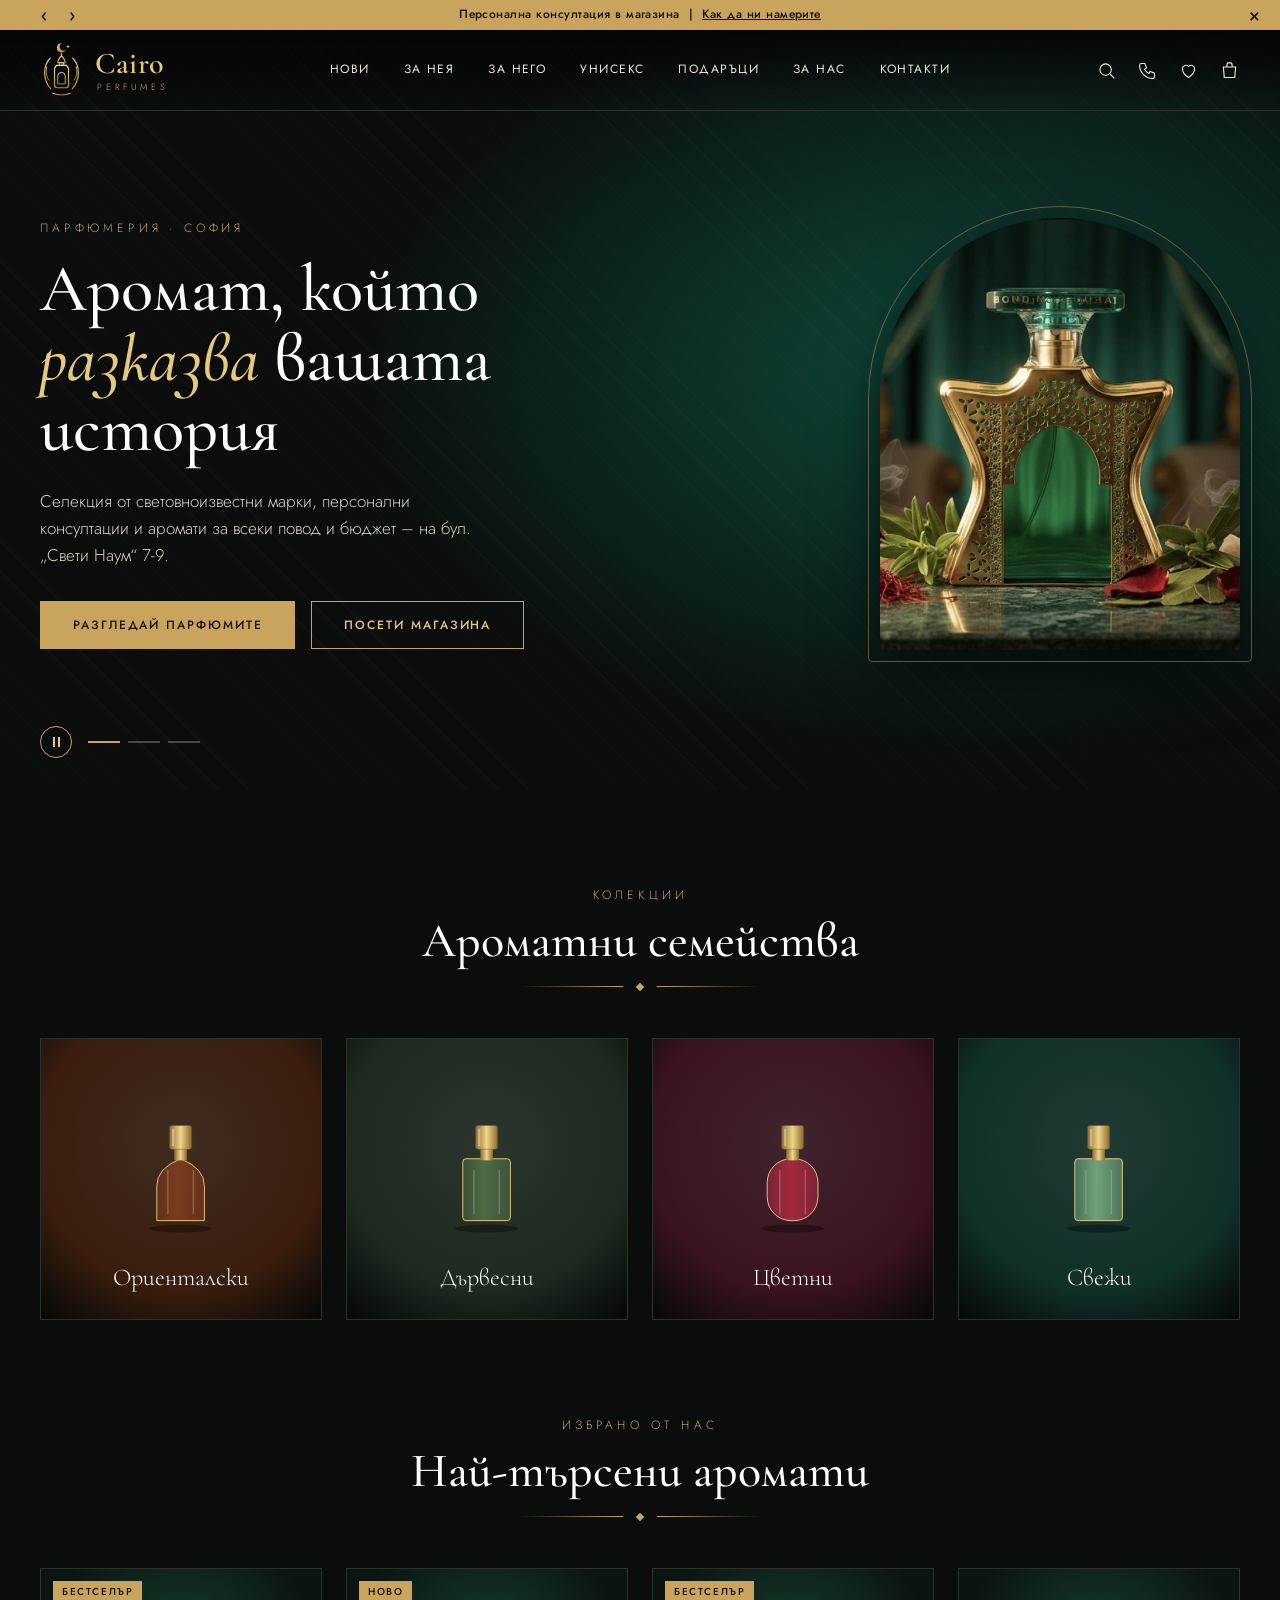
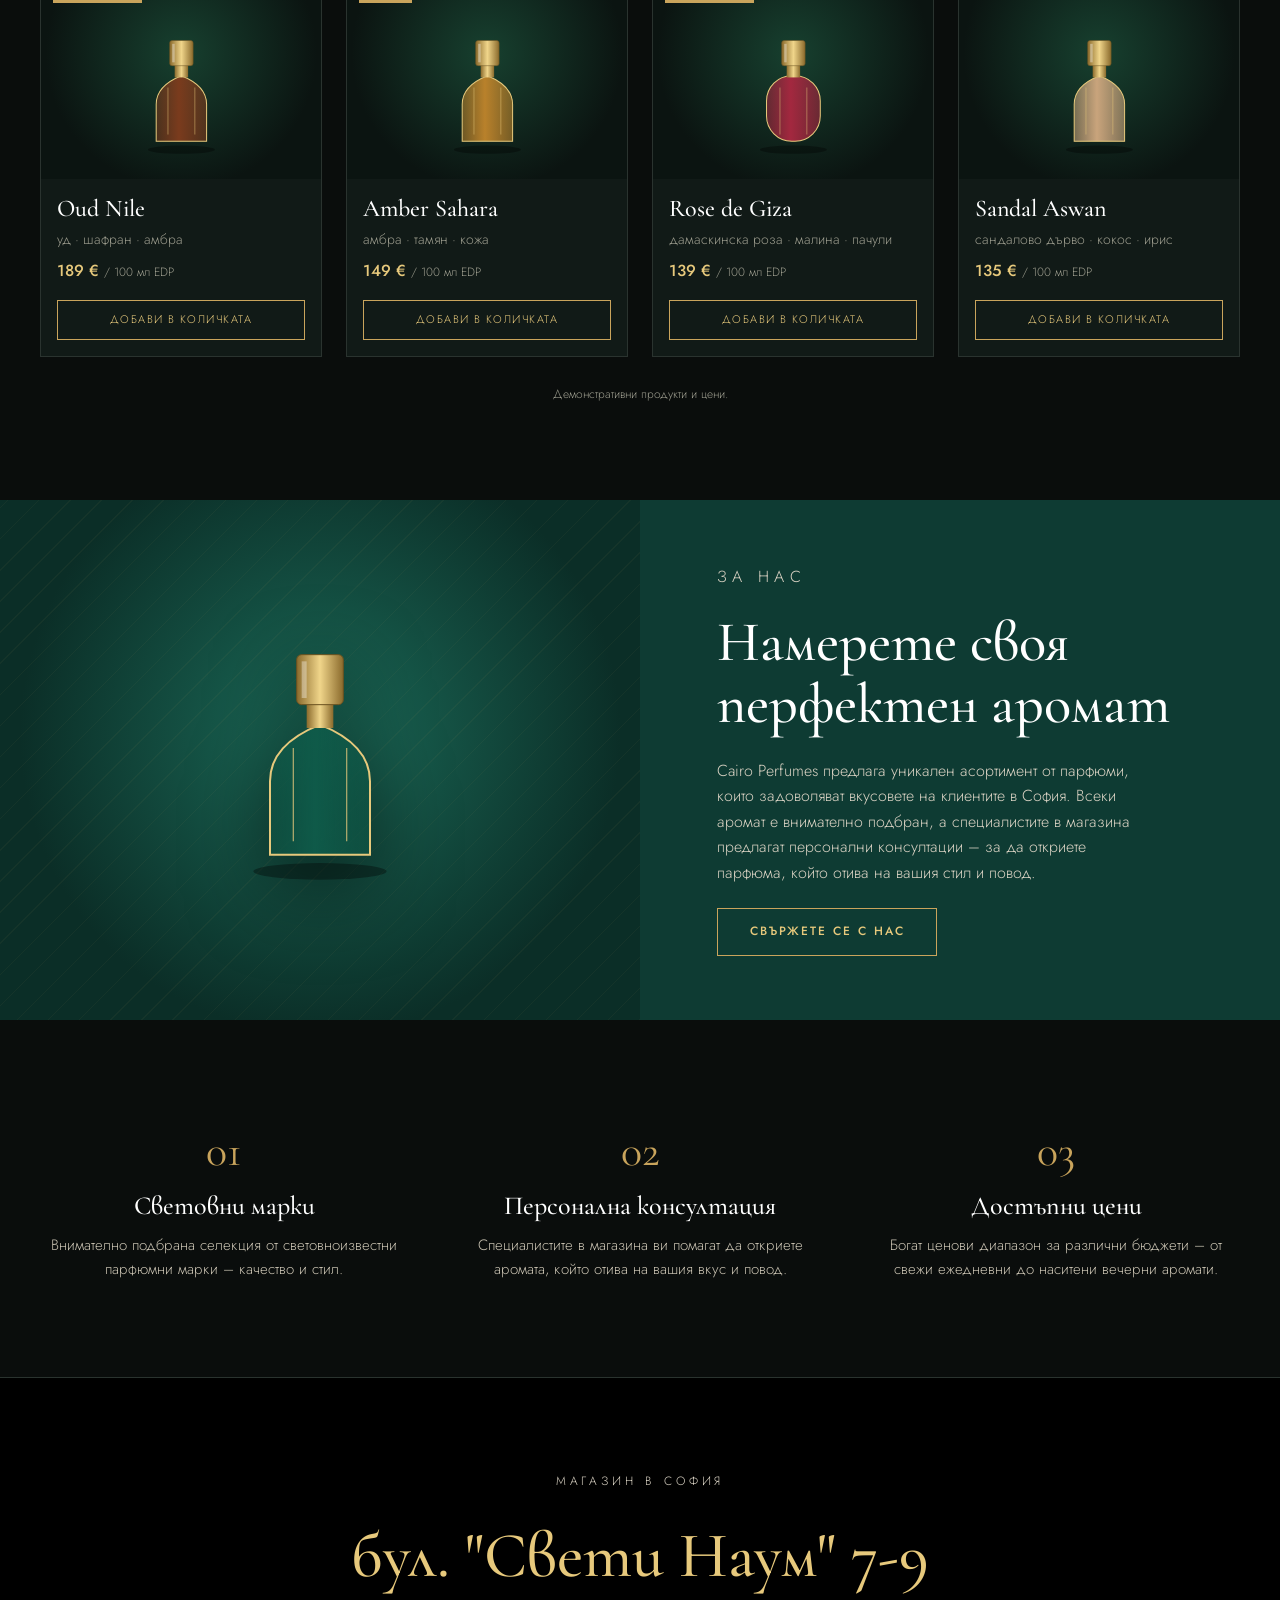
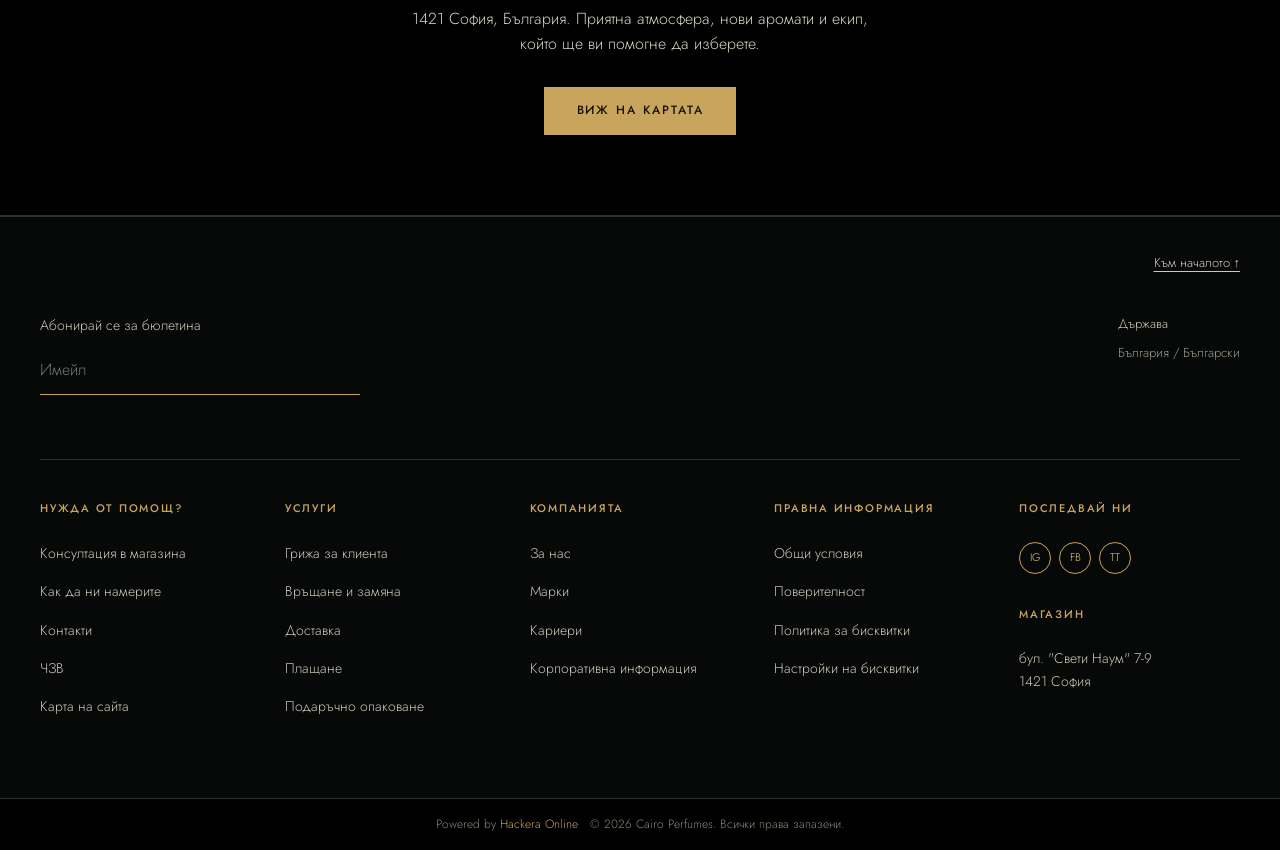
<file: index.html>
<!DOCTYPE html>
<html lang="bg">
<head>
<meta charset="utf-8">
<meta name="viewport" content="width=device-width, initial-scale=1">
<title>Cairo Perfumes – парфюмерия в София | cairo-perfumes.com</title>
<meta name="description" content="Cairo Perfumes – парфюмерия на бул. Свети Наум 7-9, София. Парфюми от световноизвестни марки, персонални консултации и достъпни цени.">
<link rel="canonical" href="https://cairo-perfumes.com/">
<meta name="robots" content="index, follow, max-image-preview:large">
<meta name="theme-color" content="#0a0d0c">
<meta property="og:type" content="website">
<meta property="og:locale" content="bg_BG">
<meta property="og:site_name" content="Cairo Perfumes">
<meta property="og:title" content="Cairo Perfumes – парфюмерия в София | cairo-perfumes.com">
<meta property="og:description" content="Cairo Perfumes – парфюмерия на бул. Свети Наум 7-9, София. Парфюми от световноизвестни марки, персонални консултации и достъпни цени.">
<meta property="og:url" content="https://cairo-perfumes.com/">
<meta property="og:image" content="https://cairo-perfumes.com/assets/img/hero.jpg">
<meta name="twitter:card" content="summary_large_image">
<link rel="icon" href="assets/img/logo.svg" type="image/svg+xml">
<link rel="preconnect" href="https://fonts.googleapis.com"><link rel="preconnect" href="https://fonts.gstatic.com" crossorigin><link href="https://fonts.googleapis.com/css2?family=Cormorant+Garamond:ital,wght@0,500;0,600;1,500&family=Jost:wght@300;400;500&display=swap" rel="stylesheet">
<link rel="stylesheet" href="assets/css/style.css">
<script type="application/ld+json">{"@context": "https://schema.org", "@graph": [{"@type": "WebSite", "@id": "https://cairo-perfumes.com/#website", "url": "https://cairo-perfumes.com/", "name": "Cairo Perfumes", "inLanguage": "bg-BG"}, {"@type": "Store", "@id": "https://cairo-perfumes.com/#store", "name": "Cairo Perfumes", "alternateName": "Cairo парфюми", "url": "https://cairo-perfumes.com/", "image": "https://cairo-perfumes.com/assets/img/hero.jpg", "logo": "https://cairo-perfumes.com/assets/img/logo.svg", "description": "Парфюмерия в София – аромати от световноизвестни марки и персонални консултации.", "priceRange": "€€", "address": {"@type": "PostalAddress", "streetAddress": "бул. \"Свети Наум\" 7-9", "addressLocality": "София", "addressRegion": "София-град", "postalCode": "1421", "addressCountry": "BG"}, "hasMap": "https://www.google.com/maps/search/?api=1&query=bul.+Sveti+Naum+7-9,+Sofia+1421,+Bulgaria"}]}</script>
</head>
<body data-page="home">
<div class="announce"><button class="ann-arrow" aria-label="Назад">‹</button><button class="ann-arrow" aria-label="Напред">›</button><p>Персонална консултация в магазина &nbsp;|&nbsp; <a href="kontakti.html">Как да ни намерите</a></p><button class="ann-close" aria-label="Затвори">×</button></div>
<header class="site-header is-over" id="header">
  <div class="hdr-row">
    <a class="logo" href="index.html" aria-label="Cairo Perfumes – начало"><img src="assets/img/logo.svg" alt="" width="43" height="56"><span class="logo-text"><span class="logo-main">Cairo</span><span class="logo-sub">PERFUMES</span></span></a>
    <nav class="main-nav" aria-label="Главно меню"><a href="parfyumi.html#new" data-menu="new" class="">Нови</a><a href="parfyumi.html#women" data-menu="women" class="">За нея</a><a href="parfyumi.html#men" data-menu="men" class="">За него</a><a href="parfyumi.html#unisex" data-menu="unisex" class="">Унисекс</a><a href="parfyumi.html" data-menu="gifts" class="">Подаръци</a><a href="index.html#about" data-menu="about" class="">За нас</a><a href="kontakti.html" data-menu="contact" class="">Контакти</a></nav>
    <div class="hdr-icons">
      <button aria-label="Търсене"><svg viewBox="0 0 24 24" width="21" height="21" fill="none" stroke="currentColor" stroke-width="1.3"><circle cx="11" cy="11" r="6.5"/><path d="M16 16l5 5"/></svg></button>
      <a href="kontakti.html" aria-label="Контакти"><svg viewBox="0 0 24 24" width="21" height="21" fill="none" stroke="currentColor" stroke-width="1.3"><path d="M5 4h4l2 5-2.5 1.5a11 11 0 005 5L15 13l5 2v4a2 2 0 01-2 2A15 15 0 013 6a2 2 0 012-2z"/></svg></a>
      <button aria-label="Любими"><svg viewBox="0 0 24 24" width="21" height="21" fill="none" stroke="currentColor" stroke-width="1.3"><path d="M12 20s-7-4.5-7-10a4 4 0 017-2.6A4 4 0 0119 10c0 5.5-7 10-7 10z"/></svg></button>
      <button aria-label="Количка" id="cartBtn"><svg viewBox="0 0 24 24" width="21" height="21" fill="none" stroke="currentColor" stroke-width="1.3"><path d="M5 8h14l-1 12H6L5 8z"/><path d="M9 8V6a3 3 0 016 0v2"/></svg><span class="cart-count" id="cartCount"></span></button>
      <button class="burger" id="burger" aria-label="Меню" aria-expanded="false"><svg viewBox="0 0 24 24" width="24" height="24" fill="none" stroke="currentColor" stroke-width="1.4"><path d="M4 7h16M4 12h16M4 17h16"/></svg></button>
    </div>
  </div>
  <div class="mega-wrap"><div class="mega" data-panel="new" hidden><div class="mega-inner"><div class="mega-col"><h4>Последно</h4><ul><li><a href="parfyumi.html#new">Нови аромати</a></li><li><a href="parfyumi.html#best">Бестселъри</a></li></ul></div><div class="mega-col"><h4>Сезонно</h4><ul><li><a href="parfyumi.html#oriental">Есен/Зима</a></li><li><a href="parfyumi.html#fresh">Пролет/Лято</a></li></ul></div><div class="mega-col"><h4>В фокус</h4><ul><li><a href="parfyumi.html#oriental">Ориенталски</a></li><li><a href="parfyumi.html#woody">Дървесни</a></li></ul></div><div class="mega-img" style="--a:#6b3a1c" data-bottle="#7a3b1d,1"></div></div></div><div class="mega" data-panel="women" hidden><div class="mega-inner"><div class="mega-col"><h4>Парфюми за нея</h4><ul><li><a href="parfyumi.html#women">Виж всички</a></li></ul></div><div class="mega-col"><h4>Ароматни семейства</h4><ul><li><a href="parfyumi.html#women-floral">Цветни</a></li><li><a href="parfyumi.html#women-fresh">Свежи</a></li><li><a href="parfyumi.html#women-oriental">Ориенталски</a></li><li><a href="parfyumi.html#women-woody">Дървесни</a></li></ul></div><div class="mega-img" style="--a:#4a1626" data-bottle="#a3283f,2"></div></div></div><div class="mega" data-panel="men" hidden><div class="mega-inner"><div class="mega-col"><h4>Парфюми за него</h4><ul><li><a href="parfyumi.html#men">Виж всички</a></li></ul></div><div class="mega-col"><h4>Ароматни семейства</h4><ul><li><a href="parfyumi.html#men-floral">Цветни</a></li><li><a href="parfyumi.html#men-fresh">Свежи</a></li><li><a href="parfyumi.html#men-oriental">Ориенталски</a></li><li><a href="parfyumi.html#men-woody">Дървесни</a></li></ul></div><div class="mega-img" style="--a:#1d2a1f" data-bottle="#4d6b45,0"></div></div></div><div class="mega" data-panel="unisex" hidden><div class="mega-inner"><div class="mega-col"><h4>Унисекс парфюми</h4><ul><li><a href="parfyumi.html#unisex">Виж всички</a></li></ul></div><div class="mega-col"><h4>Ароматни семейства</h4><ul><li><a href="parfyumi.html#unisex-floral">Цветни</a></li><li><a href="parfyumi.html#unisex-fresh">Свежи</a></li><li><a href="parfyumi.html#unisex-oriental">Ориенталски</a></li><li><a href="parfyumi.html#unisex-woody">Дървесни</a></li></ul></div><div class="mega-img" style="--a:#3a2a1c" data-bottle="#c9a47c,1"></div></div></div><div class="mega" data-panel="gifts" hidden><div class="mega-inner"><div class="mega-col"><h4>Подаръци</h4><ul><li><a href="parfyumi.html#women">За нея</a></li><li><a href="parfyumi.html#men">За него</a></li><li><a href="parfyumi.html#unisex">Унисекс</a></li></ul></div><div class="mega-img" style="--a:#0f3d34" data-bottle="#0f5a49,2"></div></div></div></div>
</header>
<main>
  <section class="hero" aria-roledescription="carousel" aria-label="Акценти">
    <div class="hero-stage">
      <div class="slide on">
        <div class="hero-copy">
          <p class="eyebrow">Парфюмерия · София</p>
          <h1 class="h-xl">Аромат, който <em>разказва</em> вашата история</h1>
          <p class="lead">Селекция от световноизвестни марки, персонални консултации и аромати за всеки повод и бюджет – на бул. „Свети Наум“ 7-9.</p>
          <div class="btns"><a href="parfyumi.html" class="btn btn-gold">Разгледай парфюмите</a><a href="kontakti.html" class="btn btn-line">Посети магазина</a></div>
        </div>
        <div class="hero-img"><img src="assets/img/hero.jpg" alt="Луксозен зелен парфюм със златен орнамент, шафран и розови листенца" width="738" height="739" fetchpriority="high"></div>
      </div>
      <div class="slide">
        <div class="hero-copy">
          <p class="eyebrow">Ориенталски аромати</p>
          <h2 class="h-xl">Уд, амбра и <em>шафран</em></h2>
          <p class="lead">Наситени, топли композиции за вечерите и специалните поводи.</p>
          <div class="btns"><a href="parfyumi.html#oriental" class="btn btn-gold">Виж ароматите</a></div>
        </div>
        <div class="hero-img"><div class="art" style="--a:#6b3a1c" data-bottle="#7a3b1d,1"></div></div>
      </div>
      <div class="slide">
        <div class="hero-copy">
          <p class="eyebrow">Персонална консултация</p>
          <h2 class="h-xl">Намерете своя <em>перфектен</em> аромат</h2>
          <p class="lead">Специалистите в магазина ще ви помогнат да изберете според вкуса, повода и бюджета ви.</p>
          <div class="btns"><a href="kontakti.html" class="btn btn-gold">Свържете се с нас</a></div>
        </div>
        <div class="hero-img"><div class="art" style="--a:#1b6a58" data-bottle="#0f5a49,2"></div></div>
      </div>
    </div>
    <div class="hero-ctrl"><button class="hero-pause" id="heroPause" aria-label="Пауза"><i></i><i></i></button><div class="hero-dots" id="heroDots"></div></div>
  </section>

  <section class="sec">
    <div class="sec-head"><p class="eyebrow">Колекции</p><h2>Ароматни семейства</h2><div class="orn"><i></i></div></div>
    <div class="fam-grid" id="families"></div>
  </section>

  <section class="sec" style="padding-top:0">
    <div class="sec-head"><p class="eyebrow">Избрано от нас</p><h2>Най-търсени аромати</h2><div class="orn"><i></i></div></div>
    <div class="prod-row" id="bestsellers"></div>
    <p class="demo-note" style="text-align:center">Демонстративни продукти и цени.</p>
  </section>

  <section class="split" id="about">
    <div class="split-art"><div id="splitBottle" style="display:contents"></div></div>
    <div class="split-text">
      <p class="eyebrow">За нас</p>
      <h2>Намерете своя перфектен аромат</h2>
      <p>Cairo Perfumes предлага уникален асортимент от парфюми, които задоволяват вкусовете на клиентите в София. Всеки аромат е внимателно подбран, а специалистите в магазина предлагат персонални консултации – за да откриете парфюма, който отива на вашия стил и повод.</p>
      <div class="btns"><a href="kontakti.html" class="btn btn-line">Свържете се с нас</a></div>
    </div>
  </section>

  <section class="sec"><div class="usp" id="usp"></div></section>

  <section class="visit">
    <p class="eyebrow">Магазин в София</p>
    <h2>бул. "Свети Наум" 7-9</h2>
    <p>1421 София, България. Приятна атмосфера, нови аромати и екип, който ще ви помогне да изберете.</p>
    <a href="https://www.google.com/maps/search/?api=1&query=bul.+Sveti+Naum+7-9,+Sofia+1421,+Bulgaria" target="_blank" rel="noopener" class="btn btn-gold">Виж на картата</a>
  </section>
</main>
<footer class="site-footer">
  <div class="foot-top"><a href="#" class="to-top" id="toTop">Към началото ↑</a></div>
  <div class="foot-news"><label for="nl">Абонирай се за бюлетина</label>
    <input id="nl" type="email" placeholder="Имейл" autocomplete="email">
    <div class="country"><span>Държава</span><small>България / Български</small></div></div>
  <div class="foot-cols">
    <div><h5>Нужда от помощ?</h5><ul><li><a href="kontakti.html">Консултация в магазина</a></li><li><a href="kontakti.html">Как да ни намерите</a></li><li><a href="kontakti.html">Контакти</a></li><li><a href="#">ЧЗВ</a></li><li><a href="#">Карта на сайта</a></li></ul></div><div><h5>Услуги</h5><ul><li><a href="#">Грижа за клиента</a></li><li><a href="#">Връщане и замяна</a></li><li><a href="#">Доставка</a></li><li><a href="#">Плащане</a></li><li><a href="#">Подаръчно опаковане</a></li></ul></div><div><h5>Компанията</h5><ul><li><a href="index.html#about">За нас</a></li><li><a href="#">Марки</a></li><li><a href="#">Кариери</a></li><li><a href="#">Корпоративна информация</a></li></ul></div><div><h5>Правна информация</h5><ul><li><a href="#">Общи условия</a></li><li><a href="#">Поверителност</a></li><li><a href="#">Политика за бисквитки</a></li><li><a href="#">Настройки на бисквитки</a></li></ul></div>
    <div><h5>Последвай ни</h5><div class="socials"><a href="#" aria-label="Instagram">IG</a><a href="#" aria-label="Facebook">FB</a><a href="#" aria-label="TikTok">TT</a></div>
      <h5 style="margin-top:32px">Магазин</h5><address style="font-style:normal;font-size:14px;color:#cfc8b8">бул. "Свети Наум" 7-9<br>1421 София</address></div>
  </div>
  <div class="foot-bottom">Powered by <a href="https://hackera.online" rel="noopener">Hackera Online</a> &nbsp; © 2026 Cairo Perfumes. Всички права запазени.</div>
</footer>
<aside class="cart-drawer" id="drawer" aria-hidden="true">
  <div class="cd-head"><h3>Количка</h3><button id="cdClose" aria-label="Затвори">×</button></div>
  <div class="cd-items" id="cdItems"></div>
  <div class="cd-foot"><div class="cd-total"><span>Общо</span><strong id="cdTotal">0 €</strong></div><button class="btn btn-gold">Към поръчката</button></div>
</aside><div class="scrim" id="scrim"></div>
<script src="assets/js/data.js"></script>
<script src="assets/js/main.js"></script>
</body>
</html>
</file>
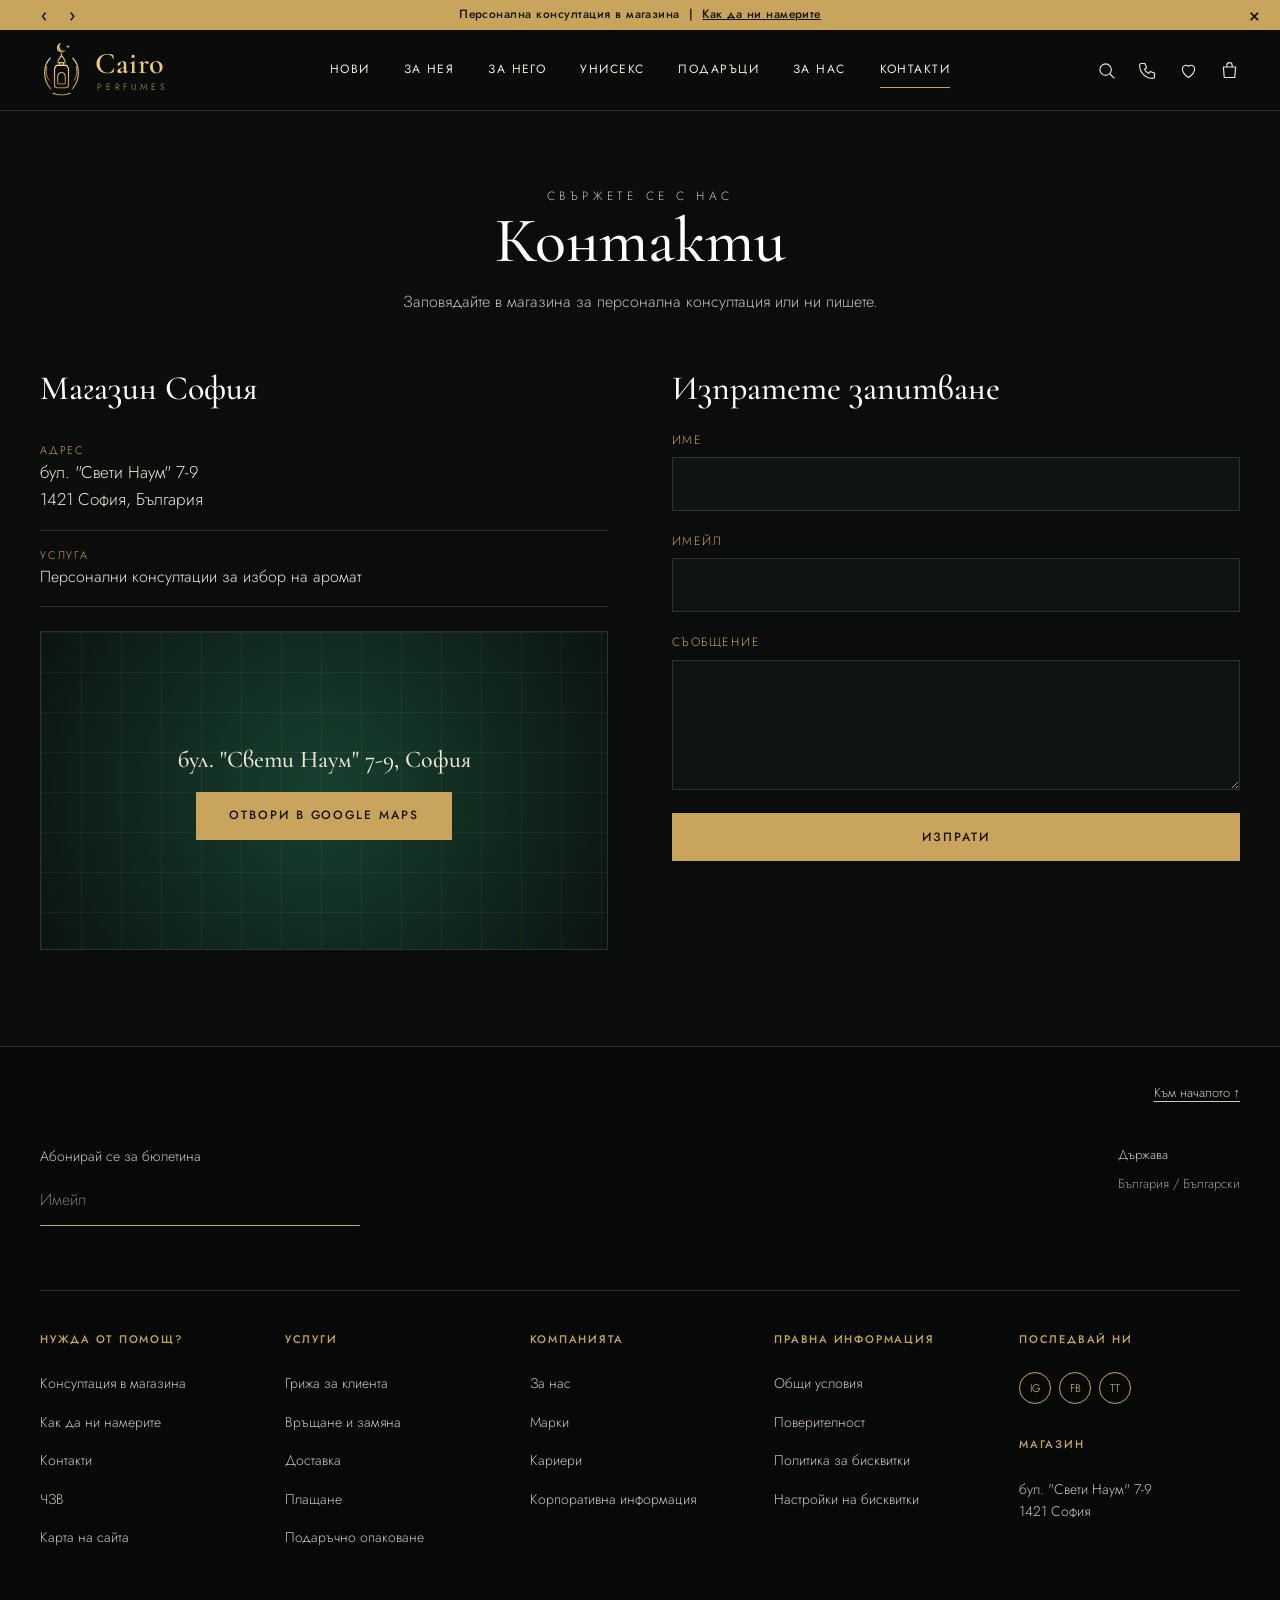
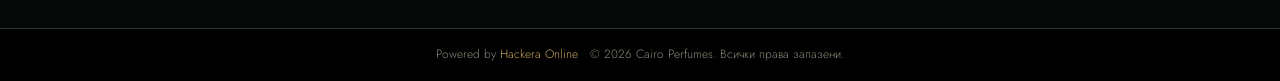
<file: kontakti.html>
<!DOCTYPE html>
<html lang="bg">
<head>
<meta charset="utf-8">
<meta name="viewport" content="width=device-width, initial-scale=1">
<title>Контакти и адрес – Cairo Perfumes, бул. Свети Наум 7-9, София</title>
<meta name="description" content="Адрес: бул. Свети Наум 7-9, 1421 София. Посетете Cairo Perfumes за персонална консултация и избор на аромат.">
<link rel="canonical" href="https://cairo-perfumes.com/kontakti.html">
<meta name="robots" content="index, follow, max-image-preview:large">
<meta name="theme-color" content="#0a0d0c">
<meta property="og:type" content="website">
<meta property="og:locale" content="bg_BG">
<meta property="og:site_name" content="Cairo Perfumes">
<meta property="og:title" content="Контакти и адрес – Cairo Perfumes, бул. Свети Наум 7-9, София">
<meta property="og:description" content="Адрес: бул. Свети Наум 7-9, 1421 София. Посетете Cairo Perfumes за персонална консултация и избор на аромат.">
<meta property="og:url" content="https://cairo-perfumes.com/kontakti.html">
<meta property="og:image" content="https://cairo-perfumes.com/assets/img/hero.jpg">
<meta name="twitter:card" content="summary_large_image">
<link rel="icon" href="assets/img/logo.svg" type="image/svg+xml">
<link rel="preconnect" href="https://fonts.googleapis.com"><link rel="preconnect" href="https://fonts.gstatic.com" crossorigin><link href="https://fonts.googleapis.com/css2?family=Cormorant+Garamond:ital,wght@0,500;0,600;1,500&family=Jost:wght@300;400;500&display=swap" rel="stylesheet">
<link rel="stylesheet" href="assets/css/style.css">
<script type="application/ld+json">{"@context": "https://schema.org", "@graph": [{"@type": "WebSite", "@id": "https://cairo-perfumes.com/#website", "url": "https://cairo-perfumes.com/", "name": "Cairo Perfumes", "inLanguage": "bg-BG"}, {"@type": "Store", "@id": "https://cairo-perfumes.com/#store", "name": "Cairo Perfumes", "alternateName": "Cairo парфюми", "url": "https://cairo-perfumes.com/", "image": "https://cairo-perfumes.com/assets/img/hero.jpg", "logo": "https://cairo-perfumes.com/assets/img/logo.svg", "description": "Парфюмерия в София – аромати от световноизвестни марки и персонални консултации.", "priceRange": "€€", "address": {"@type": "PostalAddress", "streetAddress": "бул. \"Свети Наум\" 7-9", "addressLocality": "София", "addressRegion": "София-град", "postalCode": "1421", "addressCountry": "BG"}, "hasMap": "https://www.google.com/maps/search/?api=1&query=bul.+Sveti+Naum+7-9,+Sofia+1421,+Bulgaria"}]}</script>
</head>
<body data-page="contact">
<div class="announce"><button class="ann-arrow" aria-label="Назад">‹</button><button class="ann-arrow" aria-label="Напред">›</button><p>Персонална консултация в магазина &nbsp;|&nbsp; <a href="kontakti.html">Как да ни намерите</a></p><button class="ann-close" aria-label="Затвори">×</button></div>
<header class="site-header is-solid" id="header">
  <div class="hdr-row">
    <a class="logo" href="index.html" aria-label="Cairo Perfumes – начало"><img src="assets/img/logo.svg" alt="" width="43" height="56"><span class="logo-text"><span class="logo-main">Cairo</span><span class="logo-sub">PERFUMES</span></span></a>
    <nav class="main-nav" aria-label="Главно меню"><a href="parfyumi.html#new" data-menu="new" class="">Нови</a><a href="parfyumi.html#women" data-menu="women" class="">За нея</a><a href="parfyumi.html#men" data-menu="men" class="">За него</a><a href="parfyumi.html#unisex" data-menu="unisex" class="">Унисекс</a><a href="parfyumi.html" data-menu="gifts" class="">Подаръци</a><a href="index.html#about" data-menu="about" class="">За нас</a><a href="kontakti.html" data-menu="contact" class="active">Контакти</a></nav>
    <div class="hdr-icons">
      <button aria-label="Търсене"><svg viewBox="0 0 24 24" width="21" height="21" fill="none" stroke="currentColor" stroke-width="1.3"><circle cx="11" cy="11" r="6.5"/><path d="M16 16l5 5"/></svg></button>
      <a href="kontakti.html" aria-label="Контакти"><svg viewBox="0 0 24 24" width="21" height="21" fill="none" stroke="currentColor" stroke-width="1.3"><path d="M5 4h4l2 5-2.5 1.5a11 11 0 005 5L15 13l5 2v4a2 2 0 01-2 2A15 15 0 013 6a2 2 0 012-2z"/></svg></a>
      <button aria-label="Любими"><svg viewBox="0 0 24 24" width="21" height="21" fill="none" stroke="currentColor" stroke-width="1.3"><path d="M12 20s-7-4.5-7-10a4 4 0 017-2.6A4 4 0 0119 10c0 5.5-7 10-7 10z"/></svg></button>
      <button aria-label="Количка" id="cartBtn"><svg viewBox="0 0 24 24" width="21" height="21" fill="none" stroke="currentColor" stroke-width="1.3"><path d="M5 8h14l-1 12H6L5 8z"/><path d="M9 8V6a3 3 0 016 0v2"/></svg><span class="cart-count" id="cartCount"></span></button>
      <button class="burger" id="burger" aria-label="Меню" aria-expanded="false"><svg viewBox="0 0 24 24" width="24" height="24" fill="none" stroke="currentColor" stroke-width="1.4"><path d="M4 7h16M4 12h16M4 17h16"/></svg></button>
    </div>
  </div>
  <div class="mega-wrap"><div class="mega" data-panel="new" hidden><div class="mega-inner"><div class="mega-col"><h4>Последно</h4><ul><li><a href="parfyumi.html#new">Нови аромати</a></li><li><a href="parfyumi.html#best">Бестселъри</a></li></ul></div><div class="mega-col"><h4>Сезонно</h4><ul><li><a href="parfyumi.html#oriental">Есен/Зима</a></li><li><a href="parfyumi.html#fresh">Пролет/Лято</a></li></ul></div><div class="mega-col"><h4>В фокус</h4><ul><li><a href="parfyumi.html#oriental">Ориенталски</a></li><li><a href="parfyumi.html#woody">Дървесни</a></li></ul></div><div class="mega-img" style="--a:#6b3a1c" data-bottle="#7a3b1d,1"></div></div></div><div class="mega" data-panel="women" hidden><div class="mega-inner"><div class="mega-col"><h4>Парфюми за нея</h4><ul><li><a href="parfyumi.html#women">Виж всички</a></li></ul></div><div class="mega-col"><h4>Ароматни семейства</h4><ul><li><a href="parfyumi.html#women-floral">Цветни</a></li><li><a href="parfyumi.html#women-fresh">Свежи</a></li><li><a href="parfyumi.html#women-oriental">Ориенталски</a></li><li><a href="parfyumi.html#women-woody">Дървесни</a></li></ul></div><div class="mega-img" style="--a:#4a1626" data-bottle="#a3283f,2"></div></div></div><div class="mega" data-panel="men" hidden><div class="mega-inner"><div class="mega-col"><h4>Парфюми за него</h4><ul><li><a href="parfyumi.html#men">Виж всички</a></li></ul></div><div class="mega-col"><h4>Ароматни семейства</h4><ul><li><a href="parfyumi.html#men-floral">Цветни</a></li><li><a href="parfyumi.html#men-fresh">Свежи</a></li><li><a href="parfyumi.html#men-oriental">Ориенталски</a></li><li><a href="parfyumi.html#men-woody">Дървесни</a></li></ul></div><div class="mega-img" style="--a:#1d2a1f" data-bottle="#4d6b45,0"></div></div></div><div class="mega" data-panel="unisex" hidden><div class="mega-inner"><div class="mega-col"><h4>Унисекс парфюми</h4><ul><li><a href="parfyumi.html#unisex">Виж всички</a></li></ul></div><div class="mega-col"><h4>Ароматни семейства</h4><ul><li><a href="parfyumi.html#unisex-floral">Цветни</a></li><li><a href="parfyumi.html#unisex-fresh">Свежи</a></li><li><a href="parfyumi.html#unisex-oriental">Ориенталски</a></li><li><a href="parfyumi.html#unisex-woody">Дървесни</a></li></ul></div><div class="mega-img" style="--a:#3a2a1c" data-bottle="#c9a47c,1"></div></div></div><div class="mega" data-panel="gifts" hidden><div class="mega-inner"><div class="mega-col"><h4>Подаръци</h4><ul><li><a href="parfyumi.html#women">За нея</a></li><li><a href="parfyumi.html#men">За него</a></li><li><a href="parfyumi.html#unisex">Унисекс</a></li></ul></div><div class="mega-img" style="--a:#0f3d34" data-bottle="#0f5a49,2"></div></div></div></div>
</header>
<main>
  <header class="page-head"><p class="eyebrow">Свържете се с нас</p><h1>Контакти</h1><p>Заповядайте в магазина за персонална консултация или ни пишете.</p></header>
  <div class="contact">
    <div>
      <h2>Магазин София</h2>
      <ul class="info">
        <li><small>Адрес</small><address>бул. "Свети Наум" 7-9<br>1421 София, България</address></li>
        <li><small>Услуга</small>Персонални консултации за избор на аромат</li>
      </ul>
      <div class="map-card"><div><strong>бул. "Свети Наум" 7-9, София</strong><a href="https://www.google.com/maps/search/?api=1&query=bul.+Sveti+Naum+7-9,+Sofia+1421,+Bulgaria" target="_blank" rel="noopener" class="btn btn-gold">Отвори в Google Maps</a></div></div>
    </div>
    <div>
      <h2>Изпратете запитване</h2>
      <form id="contactForm">
        <div><label for="n">Име</label><input id="n" required autocomplete="name"></div>
        <div><label for="e">Имейл</label><input id="e" type="email" required autocomplete="email"></div>
        <div><label for="m">Съобщение</label><textarea id="m" required></textarea></div>
        <button class="btn btn-gold" type="submit">Изпрати</button>
        <p class="ok" id="formOk" hidden>Благодарим! Това е демо форма – съобщението не се изпраща.</p>
      </form>
    </div>
  </div>
</main>
<footer class="site-footer">
  <div class="foot-top"><a href="#" class="to-top" id="toTop">Към началото ↑</a></div>
  <div class="foot-news"><label for="nl">Абонирай се за бюлетина</label>
    <input id="nl" type="email" placeholder="Имейл" autocomplete="email">
    <div class="country"><span>Държава</span><small>България / Български</small></div></div>
  <div class="foot-cols">
    <div><h5>Нужда от помощ?</h5><ul><li><a href="kontakti.html">Консултация в магазина</a></li><li><a href="kontakti.html">Как да ни намерите</a></li><li><a href="kontakti.html">Контакти</a></li><li><a href="#">ЧЗВ</a></li><li><a href="#">Карта на сайта</a></li></ul></div><div><h5>Услуги</h5><ul><li><a href="#">Грижа за клиента</a></li><li><a href="#">Връщане и замяна</a></li><li><a href="#">Доставка</a></li><li><a href="#">Плащане</a></li><li><a href="#">Подаръчно опаковане</a></li></ul></div><div><h5>Компанията</h5><ul><li><a href="index.html#about">За нас</a></li><li><a href="#">Марки</a></li><li><a href="#">Кариери</a></li><li><a href="#">Корпоративна информация</a></li></ul></div><div><h5>Правна информация</h5><ul><li><a href="#">Общи условия</a></li><li><a href="#">Поверителност</a></li><li><a href="#">Политика за бисквитки</a></li><li><a href="#">Настройки на бисквитки</a></li></ul></div>
    <div><h5>Последвай ни</h5><div class="socials"><a href="#" aria-label="Instagram">IG</a><a href="#" aria-label="Facebook">FB</a><a href="#" aria-label="TikTok">TT</a></div>
      <h5 style="margin-top:32px">Магазин</h5><address style="font-style:normal;font-size:14px;color:#cfc8b8">бул. "Свети Наум" 7-9<br>1421 София</address></div>
  </div>
  <div class="foot-bottom">Powered by <a href="https://hackera.online" rel="noopener">Hackera Online</a> &nbsp; © 2026 Cairo Perfumes. Всички права запазени.</div>
</footer>
<aside class="cart-drawer" id="drawer" aria-hidden="true">
  <div class="cd-head"><h3>Количка</h3><button id="cdClose" aria-label="Затвори">×</button></div>
  <div class="cd-items" id="cdItems"></div>
  <div class="cd-foot"><div class="cd-total"><span>Общо</span><strong id="cdTotal">0 €</strong></div><button class="btn btn-gold">Към поръчката</button></div>
</aside><div class="scrim" id="scrim"></div>
<script src="assets/js/data.js"></script>
<script src="assets/js/main.js"></script>
</body>
</html>
</file>
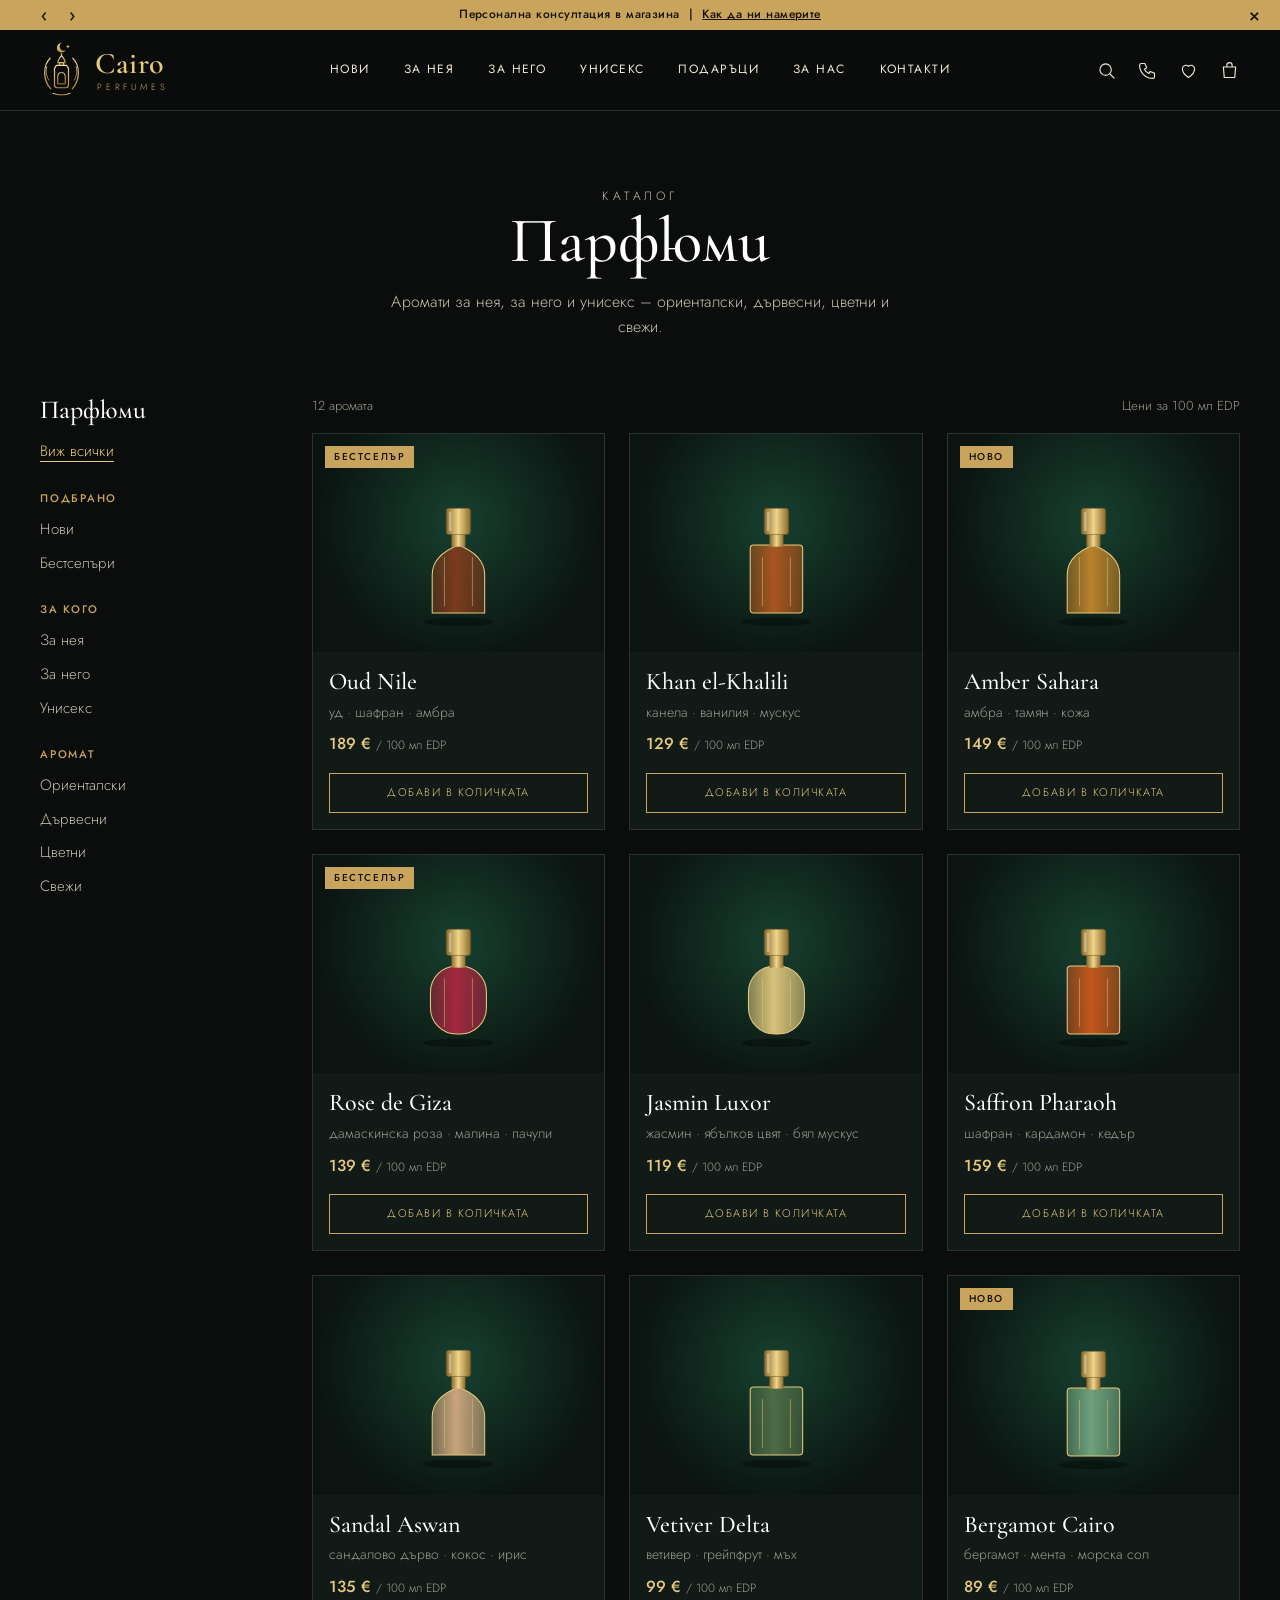
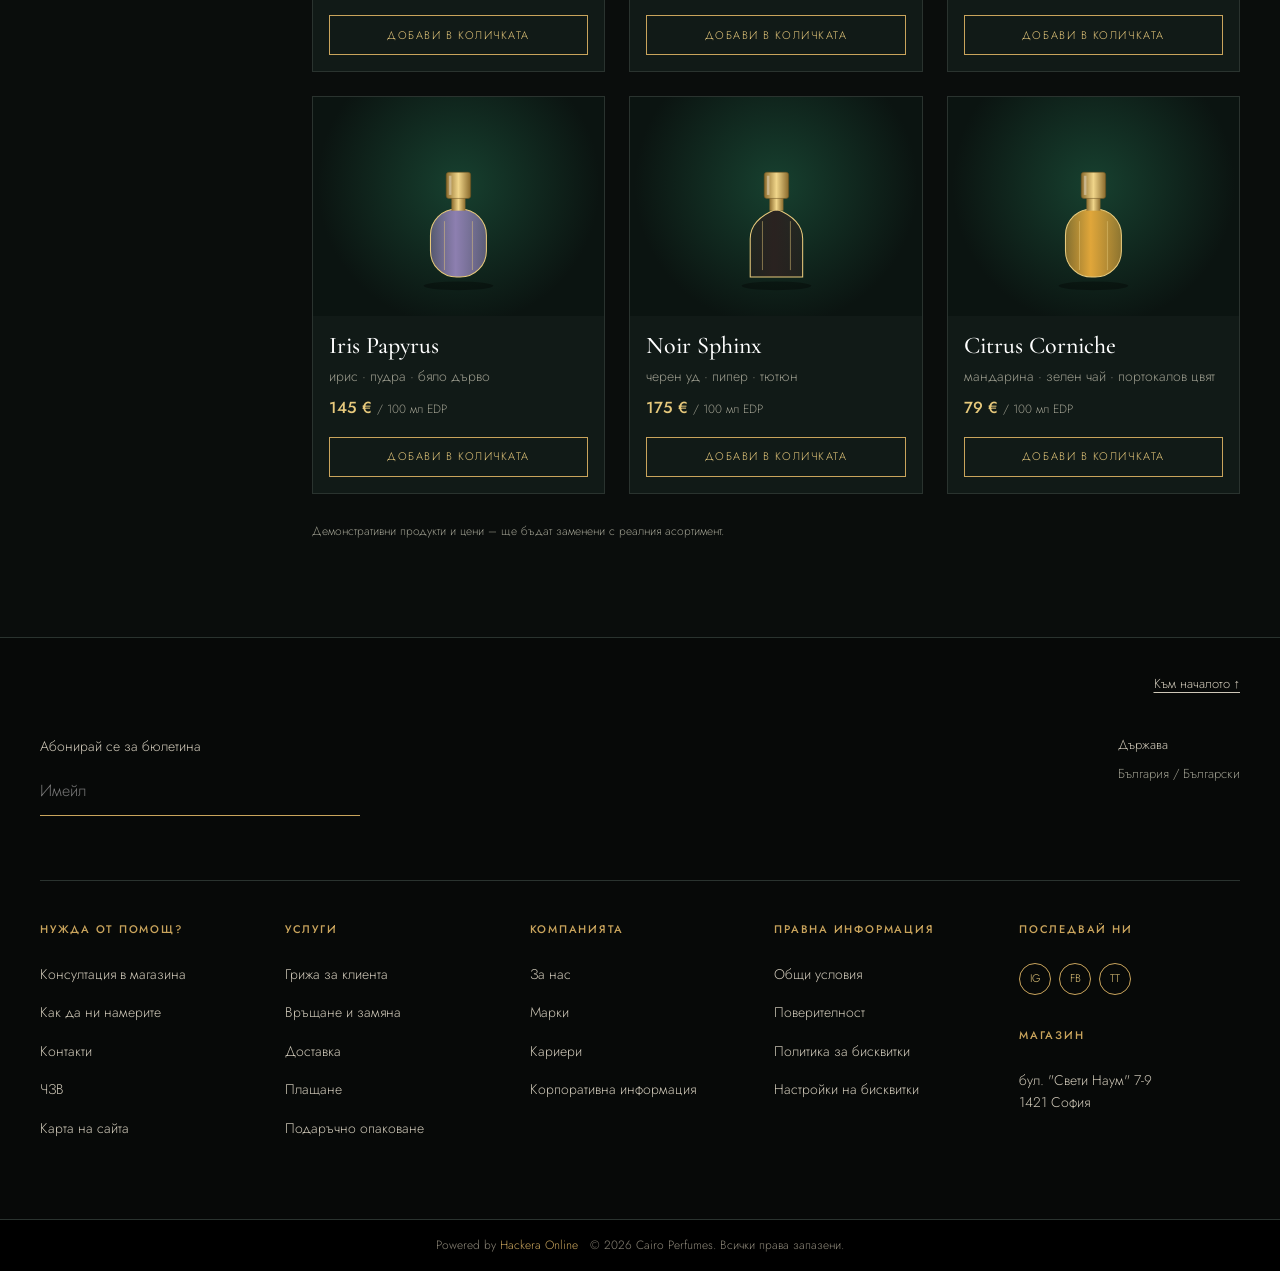
<file: parfyumi.html>
<!DOCTYPE html>
<html lang="bg">
<head>
<meta charset="utf-8">
<meta name="viewport" content="width=device-width, initial-scale=1">
<title>Парфюми за нея, за него и унисекс | Cairo Perfumes София</title>
<meta name="description" content="Разгледайте парфюми – ориенталски, дървесни, цветни и свежи аромати за жени, мъже и унисекс. Cairo Perfumes, София.">
<link rel="canonical" href="https://cairo-perfumes.com/parfyumi.html">
<meta name="robots" content="index, follow, max-image-preview:large">
<meta name="theme-color" content="#0a0d0c">
<meta property="og:type" content="website">
<meta property="og:locale" content="bg_BG">
<meta property="og:site_name" content="Cairo Perfumes">
<meta property="og:title" content="Парфюми за нея, за него и унисекс | Cairo Perfumes София">
<meta property="og:description" content="Разгледайте парфюми – ориенталски, дървесни, цветни и свежи аромати за жени, мъже и унисекс. Cairo Perfumes, София.">
<meta property="og:url" content="https://cairo-perfumes.com/parfyumi.html">
<meta property="og:image" content="https://cairo-perfumes.com/assets/img/hero.jpg">
<meta name="twitter:card" content="summary_large_image">
<link rel="icon" href="assets/img/logo.svg" type="image/svg+xml">
<link rel="preconnect" href="https://fonts.googleapis.com"><link rel="preconnect" href="https://fonts.gstatic.com" crossorigin><link href="https://fonts.googleapis.com/css2?family=Cormorant+Garamond:ital,wght@0,500;0,600;1,500&family=Jost:wght@300;400;500&display=swap" rel="stylesheet">
<link rel="stylesheet" href="assets/css/style.css">
<script type="application/ld+json">{"@context": "https://schema.org", "@graph": [{"@type": "WebSite", "@id": "https://cairo-perfumes.com/#website", "url": "https://cairo-perfumes.com/", "name": "Cairo Perfumes", "inLanguage": "bg-BG"}, {"@type": "Store", "@id": "https://cairo-perfumes.com/#store", "name": "Cairo Perfumes", "alternateName": "Cairo парфюми", "url": "https://cairo-perfumes.com/", "image": "https://cairo-perfumes.com/assets/img/hero.jpg", "logo": "https://cairo-perfumes.com/assets/img/logo.svg", "description": "Парфюмерия в София – аромати от световноизвестни марки и персонални консултации.", "priceRange": "€€", "address": {"@type": "PostalAddress", "streetAddress": "бул. \"Свети Наум\" 7-9", "addressLocality": "София", "addressRegion": "София-град", "postalCode": "1421", "addressCountry": "BG"}, "hasMap": "https://www.google.com/maps/search/?api=1&query=bul.+Sveti+Naum+7-9,+Sofia+1421,+Bulgaria"}]}</script>
</head>
<body data-page="shop">
<div class="announce"><button class="ann-arrow" aria-label="Назад">‹</button><button class="ann-arrow" aria-label="Напред">›</button><p>Персонална консултация в магазина &nbsp;|&nbsp; <a href="kontakti.html">Как да ни намерите</a></p><button class="ann-close" aria-label="Затвори">×</button></div>
<header class="site-header is-solid" id="header">
  <div class="hdr-row">
    <a class="logo" href="index.html" aria-label="Cairo Perfumes – начало"><img src="assets/img/logo.svg" alt="" width="43" height="56"><span class="logo-text"><span class="logo-main">Cairo</span><span class="logo-sub">PERFUMES</span></span></a>
    <nav class="main-nav" aria-label="Главно меню"><a href="parfyumi.html#new" data-menu="new" class="">Нови</a><a href="parfyumi.html#women" data-menu="women" class="">За нея</a><a href="parfyumi.html#men" data-menu="men" class="">За него</a><a href="parfyumi.html#unisex" data-menu="unisex" class="">Унисекс</a><a href="parfyumi.html" data-menu="gifts" class="">Подаръци</a><a href="index.html#about" data-menu="about" class="">За нас</a><a href="kontakti.html" data-menu="contact" class="">Контакти</a></nav>
    <div class="hdr-icons">
      <button aria-label="Търсене"><svg viewBox="0 0 24 24" width="21" height="21" fill="none" stroke="currentColor" stroke-width="1.3"><circle cx="11" cy="11" r="6.5"/><path d="M16 16l5 5"/></svg></button>
      <a href="kontakti.html" aria-label="Контакти"><svg viewBox="0 0 24 24" width="21" height="21" fill="none" stroke="currentColor" stroke-width="1.3"><path d="M5 4h4l2 5-2.5 1.5a11 11 0 005 5L15 13l5 2v4a2 2 0 01-2 2A15 15 0 013 6a2 2 0 012-2z"/></svg></a>
      <button aria-label="Любими"><svg viewBox="0 0 24 24" width="21" height="21" fill="none" stroke="currentColor" stroke-width="1.3"><path d="M12 20s-7-4.5-7-10a4 4 0 017-2.6A4 4 0 0119 10c0 5.5-7 10-7 10z"/></svg></button>
      <button aria-label="Количка" id="cartBtn"><svg viewBox="0 0 24 24" width="21" height="21" fill="none" stroke="currentColor" stroke-width="1.3"><path d="M5 8h14l-1 12H6L5 8z"/><path d="M9 8V6a3 3 0 016 0v2"/></svg><span class="cart-count" id="cartCount"></span></button>
      <button class="burger" id="burger" aria-label="Меню" aria-expanded="false"><svg viewBox="0 0 24 24" width="24" height="24" fill="none" stroke="currentColor" stroke-width="1.4"><path d="M4 7h16M4 12h16M4 17h16"/></svg></button>
    </div>
  </div>
  <div class="mega-wrap"><div class="mega" data-panel="new" hidden><div class="mega-inner"><div class="mega-col"><h4>Последно</h4><ul><li><a href="parfyumi.html#new">Нови аромати</a></li><li><a href="parfyumi.html#best">Бестселъри</a></li></ul></div><div class="mega-col"><h4>Сезонно</h4><ul><li><a href="parfyumi.html#oriental">Есен/Зима</a></li><li><a href="parfyumi.html#fresh">Пролет/Лято</a></li></ul></div><div class="mega-col"><h4>В фокус</h4><ul><li><a href="parfyumi.html#oriental">Ориенталски</a></li><li><a href="parfyumi.html#woody">Дървесни</a></li></ul></div><div class="mega-img" style="--a:#6b3a1c" data-bottle="#7a3b1d,1"></div></div></div><div class="mega" data-panel="women" hidden><div class="mega-inner"><div class="mega-col"><h4>Парфюми за нея</h4><ul><li><a href="parfyumi.html#women">Виж всички</a></li></ul></div><div class="mega-col"><h4>Ароматни семейства</h4><ul><li><a href="parfyumi.html#women-floral">Цветни</a></li><li><a href="parfyumi.html#women-fresh">Свежи</a></li><li><a href="parfyumi.html#women-oriental">Ориенталски</a></li><li><a href="parfyumi.html#women-woody">Дървесни</a></li></ul></div><div class="mega-img" style="--a:#4a1626" data-bottle="#a3283f,2"></div></div></div><div class="mega" data-panel="men" hidden><div class="mega-inner"><div class="mega-col"><h4>Парфюми за него</h4><ul><li><a href="parfyumi.html#men">Виж всички</a></li></ul></div><div class="mega-col"><h4>Ароматни семейства</h4><ul><li><a href="parfyumi.html#men-floral">Цветни</a></li><li><a href="parfyumi.html#men-fresh">Свежи</a></li><li><a href="parfyumi.html#men-oriental">Ориенталски</a></li><li><a href="parfyumi.html#men-woody">Дървесни</a></li></ul></div><div class="mega-img" style="--a:#1d2a1f" data-bottle="#4d6b45,0"></div></div></div><div class="mega" data-panel="unisex" hidden><div class="mega-inner"><div class="mega-col"><h4>Унисекс парфюми</h4><ul><li><a href="parfyumi.html#unisex">Виж всички</a></li></ul></div><div class="mega-col"><h4>Ароматни семейства</h4><ul><li><a href="parfyumi.html#unisex-floral">Цветни</a></li><li><a href="parfyumi.html#unisex-fresh">Свежи</a></li><li><a href="parfyumi.html#unisex-oriental">Ориенталски</a></li><li><a href="parfyumi.html#unisex-woody">Дървесни</a></li></ul></div><div class="mega-img" style="--a:#3a2a1c" data-bottle="#c9a47c,1"></div></div></div><div class="mega" data-panel="gifts" hidden><div class="mega-inner"><div class="mega-col"><h4>Подаръци</h4><ul><li><a href="parfyumi.html#women">За нея</a></li><li><a href="parfyumi.html#men">За него</a></li><li><a href="parfyumi.html#unisex">Унисекс</a></li></ul></div><div class="mega-img" style="--a:#0f3d34" data-bottle="#0f5a49,2"></div></div></div></div>
</header>
<main>
  <header class="page-head"><p class="eyebrow">Каталог</p><h1>Парфюми</h1><p>Аромати за нея, за него и унисекс – ориенталски, дървесни, цветни и свежи.</p></header>
  <div class="catalog">
    <nav class="side-nav" id="sideNav" aria-label="Филтри"></nav>
    <div><div class="cat-top"><span id="count"></span><span>Цени за 100 мл EDP</span></div><div class="product-grid" id="productGrid"></div><p class="demo-note">Демонстративни продукти и цени – ще бъдат заменени с реалния асортимент.</p></div>
  </div>
</main>
<footer class="site-footer">
  <div class="foot-top"><a href="#" class="to-top" id="toTop">Към началото ↑</a></div>
  <div class="foot-news"><label for="nl">Абонирай се за бюлетина</label>
    <input id="nl" type="email" placeholder="Имейл" autocomplete="email">
    <div class="country"><span>Държава</span><small>България / Български</small></div></div>
  <div class="foot-cols">
    <div><h5>Нужда от помощ?</h5><ul><li><a href="kontakti.html">Консултация в магазина</a></li><li><a href="kontakti.html">Как да ни намерите</a></li><li><a href="kontakti.html">Контакти</a></li><li><a href="#">ЧЗВ</a></li><li><a href="#">Карта на сайта</a></li></ul></div><div><h5>Услуги</h5><ul><li><a href="#">Грижа за клиента</a></li><li><a href="#">Връщане и замяна</a></li><li><a href="#">Доставка</a></li><li><a href="#">Плащане</a></li><li><a href="#">Подаръчно опаковане</a></li></ul></div><div><h5>Компанията</h5><ul><li><a href="index.html#about">За нас</a></li><li><a href="#">Марки</a></li><li><a href="#">Кариери</a></li><li><a href="#">Корпоративна информация</a></li></ul></div><div><h5>Правна информация</h5><ul><li><a href="#">Общи условия</a></li><li><a href="#">Поверителност</a></li><li><a href="#">Политика за бисквитки</a></li><li><a href="#">Настройки на бисквитки</a></li></ul></div>
    <div><h5>Последвай ни</h5><div class="socials"><a href="#" aria-label="Instagram">IG</a><a href="#" aria-label="Facebook">FB</a><a href="#" aria-label="TikTok">TT</a></div>
      <h5 style="margin-top:32px">Магазин</h5><address style="font-style:normal;font-size:14px;color:#cfc8b8">бул. "Свети Наум" 7-9<br>1421 София</address></div>
  </div>
  <div class="foot-bottom">Powered by <a href="https://hackera.online" rel="noopener">Hackera Online</a> &nbsp; © 2026 Cairo Perfumes. Всички права запазени.</div>
</footer>
<aside class="cart-drawer" id="drawer" aria-hidden="true">
  <div class="cd-head"><h3>Количка</h3><button id="cdClose" aria-label="Затвори">×</button></div>
  <div class="cd-items" id="cdItems"></div>
  <div class="cd-foot"><div class="cd-total"><span>Общо</span><strong id="cdTotal">0 €</strong></div><button class="btn btn-gold">Към поръчката</button></div>
</aside><div class="scrim" id="scrim"></div>
<script src="assets/js/data.js"></script>
<script src="assets/js/main.js"></script>
</body>
</html>
</file>
<file: assets/css/style.css>
/* ============ Токени ============ */
:root{
  --bg:#0a0d0c; --bg2:#10161440; --panel:#111a17; --emerald:#0e3b33; --emerald2:#145246;
  --gold:#c9a45c; --gold2:#e7c97c; --cream:#efe6d6; --mute:#9a9a8c; --line:#2a332f;
  --serif:"Cormorant Garamond","Times New Roman",serif;
  --sans:"Jost",Arial,sans-serif;
  --u:8px; --max:1200px; --pad:32px; --hdr:80px; --gut:max(var(--pad),calc((100vw - var(--max))/2));
}
*{box-sizing:border-box;margin:0;padding:0}
html{scroll-behavior:smooth}
body{font-family:var(--sans);font-weight:300;font-size:16px;line-height:1.6;color:var(--cream);background:var(--bg);-webkit-font-smoothing:antialiased}
a{color:inherit;text-decoration:none}
ul{list-style:none}
button{font:inherit;color:inherit;background:none;border:0;cursor:pointer}
img,svg{display:block;max-width:100%}
:focus-visible{outline:2px solid var(--gold);outline-offset:3px}
h1,h2,h3{font-family:var(--serif);font-weight:500;line-height:1.1}

/* ============ Announcement ============ */
.ann-arrow{position:absolute;left:var(--pad);top:0;height:100%;width:24px;font-size:18px;line-height:1}
.ann-arrow+.ann-arrow{left:calc(var(--pad) + 28px)}
.announce a{text-decoration:underline}
.announce{background:var(--gold);color:#17120a;min-height:30px;padding:0 44px;text-align:center;display:flex;align-items:center;justify-content:center;position:relative;font-size:12px;font-weight:500;letter-spacing:.04em}
.ann-close{position:absolute;right:20px;font-size:18px;line-height:1}

/* ============ Header ============ */
.site-header{position:sticky;top:0;z-index:50;transition:background .25s,border-color .25s;border-bottom:1px solid transparent}
.site-header.is-over:not(.mega-open):not(.scrolled){position:absolute;left:0;right:0;top:30px;background:linear-gradient(#000a,transparent)}
.site-header.scrolled,.site-header.mega-open,.site-header.is-solid{background:rgba(10,13,12,.96);border-color:var(--line);backdrop-filter:blur(6px)}
.site-header.is-over.scrolled{position:fixed;top:0;left:0;right:0}
.hdr-row{height:var(--hdr);display:grid;grid-template-columns:1fr auto 1fr;align-items:center;padding:0 var(--gut)}
.logo{display:flex;align-items:center;gap:12px;line-height:1}
.logo img{height:56px;width:auto}
.logo-text{display:flex;flex-direction:column}
.logo-main{font-family:var(--serif);font-size:30px;font-weight:600;color:var(--gold2);letter-spacing:.02em}
.logo-sub{font-size:9px;letter-spacing:.42em;margin-top:3px;color:var(--gold);padding-left:2px}
.main-nav{display:flex;gap:34px;text-transform:uppercase;font-size:12px;letter-spacing:.12em;font-weight:400}
.main-nav a{padding:8px 0;border-bottom:1px solid transparent;transition:color .2s}
.main-nav a:hover,.main-nav a.hover{color:var(--gold2)}
.main-nav a.active{border-bottom-color:var(--gold)}
.hdr-icons{display:flex;gap:20px;justify-content:flex-end;align-items:center}
.hdr-icons button,.hdr-icons a{position:relative;display:flex;color:var(--cream)}
.hdr-icons button:hover,.hdr-icons a:hover{color:var(--gold2)}
.cart-count{position:absolute;top:-8px;right:-10px;font-size:10px;color:var(--gold2);font-weight:500}
.hdr-icons .burger{display:none}
.mega-wrap{position:absolute;left:0;right:0;top:100%;background:#0a0d0c;border-bottom:1px solid var(--line)}
.mega-inner{display:flex;gap:96px;padding:32px var(--gut) 48px;border-top:1px solid var(--line)}
.mega-col h4{font-size:11px;font-weight:500;text-transform:uppercase;letter-spacing:.14em;color:var(--gold);margin-bottom:18px}
.mega-col li{margin-bottom:10px;font-size:14px}
.mega-col a:hover{color:var(--gold2)}
.mega-img{width:160px;height:200px;margin-left:auto;background:radial-gradient(circle at 50% 45%,var(--a,#17402f),#06100d 80%);border:1px solid var(--line);display:grid;place-items:end center;padding-bottom:20px}
.mega-img .bottle{width:52%}

/* ============ Hero ============ */
.hero{position:relative;min-height:min(calc(100svh - 30px),760px);display:flex;flex-direction:column;justify-content:center;padding:136px var(--gut) 88px;background:radial-gradient(900px 560px at 76% 45%,#0f4a3d 0%,transparent 70%),var(--bg);overflow:hidden}
.hero::before{content:"";position:absolute;inset:0;background:repeating-linear-gradient(45deg,#c9a45c08 0 1px,transparent 1px 22px);pointer-events:none}
.hero-stage{display:grid;position:relative}
.slide{grid-area:1/1;display:grid;grid-template-columns:minmax(0,1fr) 360px;align-items:center;gap:64px;opacity:0;visibility:hidden;transform:translateY(8px);transition:opacity .9s ease,transform .9s ease,visibility .9s}
.slide.on{opacity:1;visibility:visible;transform:none}
.hero-copy{max-width:560px}
.eyebrow{font-size:12px;letter-spacing:.32em;text-transform:uppercase;color:var(--gold)}
.h-xl{font-size:clamp(40px,5.2vw,72px);margin:16px 0 24px;color:#fff;font-weight:500;line-height:1.05}
.h-xl em{font-style:italic;color:var(--gold2)}
.hero p.lead{font-size:17px;max-width:46ch;color:#d9d2c3;margin-bottom:32px}
.btns{display:flex;gap:16px;flex-wrap:wrap}
.btn{display:inline-flex;align-items:center;justify-content:center;height:48px;padding:0 32px;font-size:12px;text-transform:uppercase;letter-spacing:.16em;font-weight:500;transition:.2s;border:1px solid var(--gold);white-space:nowrap}
.btn-gold{background:var(--gold);color:#17120a}.btn-gold:hover{background:var(--gold2)}
.btn-line{color:var(--gold2)}.btn-line:hover{background:var(--gold);color:#17120a}
.hero-img{position:relative;width:360px;justify-self:end}
.hero-img::before{content:"";position:absolute;inset:-12px;border:1px solid var(--gold);opacity:.45;border-radius:192px 192px 4px 4px}
.hero-img img,.hero-img .art{width:100%;height:auto;aspect-ratio:5/6;object-fit:cover;border-radius:180px 180px 4px 4px;box-shadow:0 24px 64px #000a;display:block}
.hero-img .art{display:grid;place-items:end center;background:radial-gradient(circle at 50% 42%,var(--a,#1b6a58),#06100d 75%);padding-bottom:48px;position:relative;overflow:hidden}
.hero-img .art::before{content:"";position:absolute;inset:0;background:repeating-linear-gradient(45deg,#c9a45c10 0 1px,transparent 1px 16px)}
.hero-img .art .bottle{width:50%;position:relative;filter:drop-shadow(0 16px 24px #000a)}
.hero-ctrl{position:absolute;left:var(--gut);right:var(--gut);bottom:32px;display:flex;align-items:center;gap:16px}
.hero-pause{width:32px;height:32px;border:1px solid var(--gold);border-radius:50%;display:flex;gap:3px;align-items:center;justify-content:center}
.hero-pause i{width:2px;height:10px;background:var(--gold2)}
.hero-pause.paused i:first-child{width:0;height:0;background:none;border-left:8px solid var(--gold2);border-top:5px solid transparent;border-bottom:5px solid transparent;margin-left:2px}
.hero-pause.paused i:last-child{display:none}
.hero-dots{display:flex;gap:8px}
.hero-dots button{width:32px;height:16px;position:relative}
.hero-dots button::after{content:"";position:absolute;left:0;right:0;top:7px;height:2px;background:#ffffff40;transition:background .3s}
.hero-dots button.on::after{background:var(--gold)}

/* ============ Секции ============ */
.sec{padding:96px var(--gut)}
.sec-head{text-align:center;margin-bottom:48px}
.sec-head h2{font-size:clamp(32px,4vw,48px);color:#fff;margin-top:10px}
.orn{display:flex;align-items:center;justify-content:center;gap:14px;color:var(--gold);margin:16px auto 0;width:min(240px,60%)}
.orn::before,.orn::after{content:"";flex:1;height:1px;background:linear-gradient(90deg,transparent,var(--gold))}
.orn::after{transform:scaleX(-1)}
.orn i{width:6px;height:6px;background:var(--gold);transform:rotate(45deg)}

.fam-grid{display:grid;grid-template-columns:repeat(4,1fr);gap:24px}
.fam-tile{position:relative;aspect-ratio:1/1;background:radial-gradient(circle at 50% 38%,color-mix(in srgb,var(--a) 70%,#fff 8%),var(--a) 65%,#050706);border:1px solid var(--line);display:flex;flex-direction:column;align-items:center;justify-content:flex-end;padding:0 0 22px;overflow:hidden;transition:border-color .3s,transform .3s}
.fam-tile .bottle{width:34%;margin-bottom:16px;transition:transform .4s}
.fam-tile span{font-family:var(--serif);font-size:24px;color:#fff}
.fam-tile:hover{border-color:var(--gold)}.fam-tile:hover .bottle{transform:translateY(-8px) scale(1.04)}

.prod-row{display:grid;grid-template-columns:repeat(4,1fr);gap:24px}
.p-card{position:relative;display:flex;flex-direction:column;background:var(--panel);border:1px solid var(--line);transition:border-color .3s}
.p-card:hover{border-color:var(--gold)}
.p-img{position:relative;aspect-ratio:4/3;display:flex;align-items:flex-end;justify-content:center;background:radial-gradient(circle at 50% 40%,#17402f,#0b1411 72%);overflow:hidden}
.p-img .bottle{width:36%;margin-bottom:5%;transition:transform .4s}
.p-card:hover .bottle{transform:translateY(-6px) scale(1.05)}
.tag{position:absolute;top:12px;left:12px;font-style:normal;font-size:10px;letter-spacing:.16em;text-transform:uppercase;background:var(--gold);color:#17120a;padding:3px 9px;font-weight:500}
.p-meta{padding:16px 16px 8px;display:flex;flex-direction:column;gap:4px}
.p-meta h3{font-size:24px;line-height:1.2;color:#fff}
.notes{font-size:14px;color:var(--mute)}
.price{color:var(--gold2);font-weight:500;margin-top:4px}.price small{color:var(--mute);font-weight:300;font-size:12px}
.p-add{margin:8px 16px 16px;height:40px;border:1px solid var(--gold);font-size:11px;letter-spacing:.14em;text-transform:uppercase;color:var(--gold2);transition:.2s}
.p-add:hover{background:var(--gold);color:#17120a}

.split{display:grid;grid-template-columns:1fr 1fr;min-height:520px;background:var(--emerald)}
.split-art{display:grid;place-items:center;background:radial-gradient(circle at 50% 45%,#1b6a58,#0b2e27 70%);position:relative;overflow:hidden}
.split-art::before{content:"";position:absolute;inset:0;background:repeating-linear-gradient(-45deg,#c9a45c0d 0 1px,transparent 1px 22px)}
.split-art .bottle{width:min(200px,40%);position:relative;filter:drop-shadow(0 20px 40px #000a)}
.split-text{display:flex;flex-direction:column;justify-content:center;gap:22px;padding:64px clamp(32px,6vw,96px)}
.split-text h2{font-size:clamp(36px,4.4vw,58px);color:#fff}
.split-text p{max-width:48ch;color:#d9d2c3;font-size:16px}

.usp{display:grid;grid-template-columns:repeat(3,1fr);gap:48px;text-align:center}
.usp b{font-family:var(--serif);font-size:44px;color:var(--gold);font-weight:400}
.usp h3{font-size:26px;color:#fff;margin:6px 0 12px}
.usp p{color:#c7c0b0;font-size:15px}

.visit{background:#000;border-top:1px solid var(--line);border-bottom:1px solid var(--line);text-align:center;padding:80px var(--gut)}
.visit h2{font-size:clamp(34px,5vw,64px);color:var(--gold2);font-weight:500}
.visit p{margin:14px auto 30px;max-width:52ch;color:#d9d2c3}

/* ============ Footer ============ */
.site-footer{padding:0 var(--gut);border-top:1px solid var(--line);background:#070908}
.foot-top{text-align:right;padding:32px 0 40px}
.to-top{font-size:13px;text-decoration:underline;text-underline-offset:4px;color:#cfc8b8}.to-top:hover{color:var(--gold2)}
.foot-news{display:grid;grid-template-columns:1fr auto;gap:8px 48px;align-items:start;padding-bottom:64px}
.foot-news label{font-size:14px;letter-spacing:0;text-transform:none;color:#cfc8b8}
.foot-news input{grid-column:1;width:min(320px,100%);border:0;border-bottom:1px solid var(--gold);background:none;padding:12px 0;margin:0;font:inherit;color:var(--cream)}
.foot-news input:focus{outline:none;border-color:var(--gold2)}
.country{grid-row:1/3;grid-column:2;text-align:left;font-size:13px;color:#cfc8b8}.country small{display:block;color:var(--mute);margin-top:8px;font-size:13px}
.foot-cols{display:grid;grid-template-columns:repeat(5,1fr);gap:24px;border-top:1px solid var(--line);padding:40px 0 64px}
.foot-cols h5{font-size:11px;font-weight:500;letter-spacing:.16em;text-transform:uppercase;color:var(--gold);margin-bottom:24px}
.foot-cols li{margin-bottom:16px;font-size:14px;color:#cfc8b8}
.foot-cols a:hover{color:var(--gold2);text-decoration:underline}
.socials{display:flex;gap:8px}.socials a{font-size:11px;border:1px solid var(--gold);border-radius:50%;width:32px;height:32px;display:grid;place-items:center;color:var(--gold2)}.socials a:hover{background:var(--gold);color:#17120a;text-decoration:none}
.foot-bottom{background:#000;margin:0 calc(var(--gut)*-1);padding:16px;text-align:center;font-size:12px;color:#8c8678;border-top:1px solid var(--line)}
.foot-bottom a{color:var(--gold)}

/* ============ Каталог ============ */
.page-head{padding:64px var(--gut) 8px;text-align:center}
.page-head h1{font-size:clamp(40px,5vw,64px);color:#fff}
.page-head p{color:#c7c0b0;max-width:60ch;margin:12px auto 0}
.catalog{display:grid;grid-template-columns:224px 1fr;padding:48px var(--gut) 96px;gap:48px}
.side-nav{position:sticky;top:calc(var(--hdr) + 24px);align-self:start}
.side-nav h2{font-size:26px;color:#fff;margin-bottom:14px}
.side-nav h3{font-family:var(--sans);font-size:11px;font-weight:500;letter-spacing:.16em;text-transform:uppercase;color:var(--gold);margin:28px 0 12px}
.side-nav li{margin-bottom:8px}
.side-nav button{font-size:15px;color:#c7c0b0;text-align:left}
.side-nav button:hover,.side-nav button.on{color:var(--gold2)}
.side-nav button.on{text-decoration:underline;text-underline-offset:5px}
.cat-top{display:flex;justify-content:space-between;color:var(--mute);font-size:13px;margin-bottom:16px}
.product-grid{display:grid;grid-template-columns:repeat(3,1fr);gap:24px;align-content:start}
.empty{color:var(--mute);padding:20px 0}
.demo-note{font-size:12px;color:var(--mute);margin-top:28px}

/* ============ Контакти ============ */
.contact{display:grid;grid-template-columns:1fr 1fr;gap:64px;padding:48px var(--gut) 96px}
.contact h2{font-size:34px;color:#fff;margin-bottom:18px}
.info li{padding:16px 0;border-bottom:1px solid var(--line)}
.info small{display:block;font-size:11px;letter-spacing:.16em;text-transform:uppercase;color:var(--gold)}
.info address{font-style:normal;font-size:17px}
.map-card{margin-top:24px;aspect-ratio:16/9;background:radial-gradient(circle at 50% 50%,#17402f,#0b1411);border:1px solid var(--line);display:grid;place-items:center;text-align:center;padding:20px;position:relative;overflow:hidden}
.map-card::before{content:"";position:absolute;inset:0;background:linear-gradient(#c9a45c12 1px,transparent 1px) 0 0/40px 40px,linear-gradient(90deg,#c9a45c12 1px,transparent 1px) 0 0/40px 40px}
.map-card div{position:relative}
.map-card strong{display:block;font-family:var(--serif);font-size:24px;font-weight:500;margin-bottom:12px}
form{display:flex;flex-direction:column;gap:16px}
label{font-size:12px;letter-spacing:.12em;text-transform:uppercase;color:var(--gold)}
input,textarea{width:100%;background:#0d1412;border:1px solid var(--line);color:var(--cream);font:inherit;padding:13px 14px;margin-top:6px}
input:focus,textarea:focus{outline:none;border-color:var(--gold)}
textarea{min-height:130px;resize:vertical}
.ok{color:var(--gold2);border:1px solid var(--gold);padding:12px 14px}

/* ============ Количка ============ */
.scrim{position:fixed;inset:0;background:rgba(0,0,0,.6);opacity:0;pointer-events:none;transition:opacity .25s;z-index:90}
.scrim.open{opacity:1;pointer-events:auto}
.cart-drawer{position:fixed;top:0;right:0;bottom:0;width:min(420px,100%);background:#0d1311;border-left:1px solid var(--line);z-index:100;transform:translateX(100%);transition:transform .3s;display:flex;flex-direction:column}
.cart-drawer.open{transform:none}
.cd-head{display:flex;justify-content:space-between;align-items:center;padding:20px;border-bottom:1px solid var(--line)}
.cd-head h3{font-size:26px;color:#fff}.cd-head button{font-size:26px}
.cd-items{flex:1;overflow:auto;padding:10px 20px}
.cd-item{display:grid;grid-template-columns:56px 1fr auto;gap:14px;align-items:center;padding:14px 0;border-bottom:1px solid var(--line)}
.cd-ph{background:radial-gradient(circle,#17402f,#0b1411);aspect-ratio:1;display:grid;place-items:center;padding:6px}
.cd-item small{color:var(--mute)}
.cd-foot{padding:20px;border-top:1px solid var(--line);display:flex;flex-direction:column;gap:14px}
.cd-total{display:flex;justify-content:space-between;font-size:17px}

/* ============ Responsive ============ */
@media (max-width:1000px){
  :root{--pad:24px;--hdr:72px}
  .main-nav{display:none}
  .hdr-row{grid-template-columns:auto 1fr}
  .hdr-icons .burger{display:flex}
  .menu-open .main-nav{display:flex;flex-direction:column;position:absolute;top:100%;left:0;right:0;background:#0a0d0c;padding:20px var(--pad) 30px;gap:18px;border-bottom:1px solid var(--line)}
  .hero{padding-top:112px;padding-bottom:96px}
  .slide{grid-template-columns:1fr;gap:40px;text-align:center;justify-items:center}
  .hero-copy{max-width:none}.hero p.lead{margin-inline:auto}.btns{justify-content:center}
  .hero-img{justify-self:center;width:min(320px,80%)}
  .hero-ctrl{justify-content:center}
  .fam-grid,.prod-row{grid-template-columns:1fr 1fr;gap:16px}
  .split{grid-template-columns:1fr}.split-art{min-height:380px}
  .usp{grid-template-columns:1fr}
  .catalog{grid-template-columns:1fr}.side-nav{position:static}.side-nav ul{display:flex;gap:18px;flex-wrap:wrap}
  .product-grid{grid-template-columns:1fr 1fr;gap:16px}
  .contact{grid-template-columns:1fr}
  .foot-cols{grid-template-columns:1fr 1fr}.foot-news{grid-template-columns:1fr}.country{grid-row:auto;grid-column:1}
  .logo-text{display:none}.logo img{height:48px}
}
@media (max-width:560px){.product-grid,.prod-row{grid-template-columns:1fr 1fr;gap:10px}.p-meta h3{font-size:20px}.p-meta{padding:12px 12px 4px}.p-add{margin:8px 12px 14px}.logo-text{display:flex}}
@media (prefers-reduced-motion:reduce){*{transition:none!important;scroll-behavior:auto!important}}
</file>
